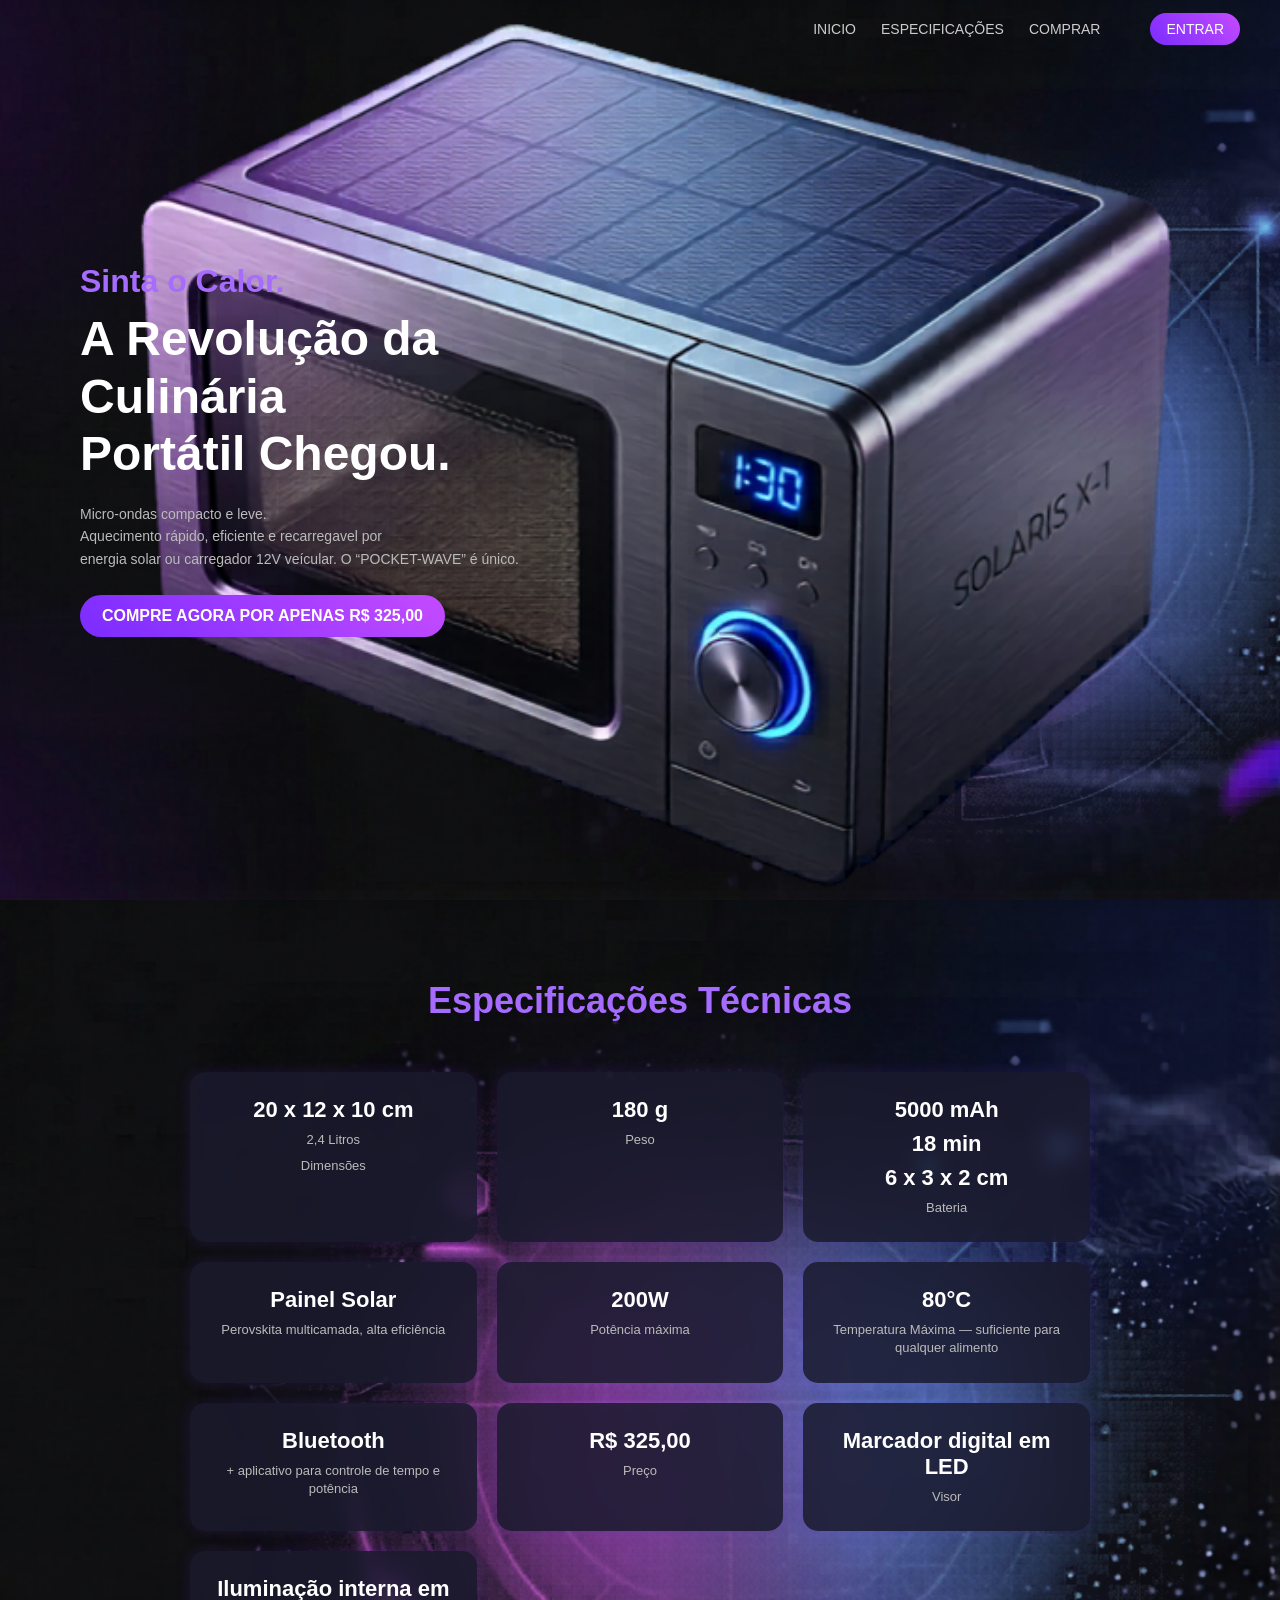
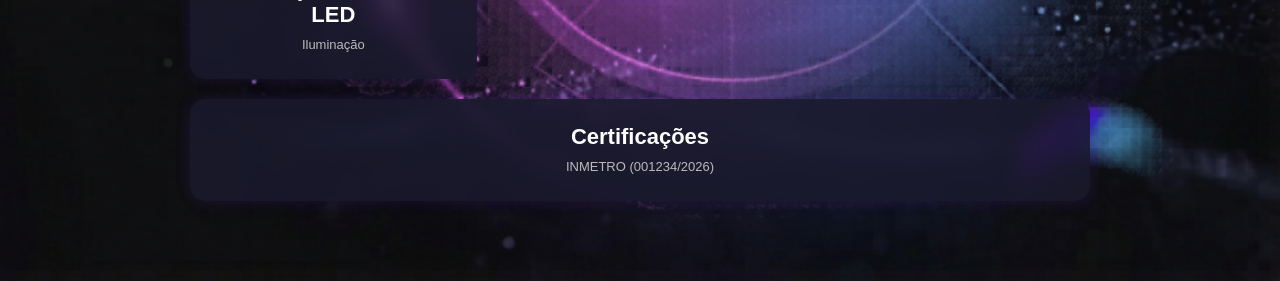
<file: index.html>
<!DOCTYPE html>
<html lang="pt-br">
<head>
    <meta charset="UTF-8">
    <meta name="viewport" content="width=device-width, initial-scale=1.0">
    <link rel="shortcut icon" href="img/microondas.png" type="image/x-icon">
    <title>Pocket Wave</title>
    <link rel="stylesheet" href="style.css">
</head>
<body>

    <header>
        <nav class="navbar">
            <div class="nav-left" id="nav-user"></div>
            <button class="menu-toggle" id="menu-toggle" aria-label="Abrir menu">&#9776;</button>
            <ul id="nav-menu">
                <li><a href="/">INICIO</a></li>
                <li><a href="#especificacoes">ESPECIFICAÇÕES</a></li>
                <li><a href="/checkout.html" id="nav-comprar">COMPRAR</a></li>
                <li><a href="/pedidos.html" id="nav-pedidos" style="display:none;">PEDIDOS</a></li>
                <li><a href="#" class="btn-login" id="btn-open-login">ENTRAR</a></li>
            </ul>
        </nav>
    </header>

    <section class="hero">
        <div class="content">
            <h2>Sinta o Calor.</h2>
            <h1>A Revolução da<br> Culinária<br> Portátil Chegou.</h1>

            <p>
                Micro-ondas compacto e leve.<br>
                Aquecimento rápido, eficiente e recarregavel por<br>
                energia solar ou carregador 12V veícular. O “POCKET-WAVE” é único.
            </p>

            <a href="/checkout.html" class="btn-comprar" id="btn-comprar-hero">COMPRE AGORA POR APENAS R$ 325,00</a>
        </div>
    </section>

    <!-- Seção Especificações -->
    <section class="especificacoes" id="especificacoes">
        <div class="especificacoes-content">
            <h2>Especificações Técnicas</h2>
            <div class="specs-grid">
                <div class="spec-item">
                    <span class="spec-valor">20 x 12 x 10 cm</span>
                    <span class="spec-label">2,4 Litros</span>
                    <span class="spec-label">Dimensões</span>
                </div>
                <div class="spec-item">
                    <span class="spec-valor">180 g</span>
                    <span class="spec-label">Peso</span>
                </div>
                <div class="spec-item">
                    <span class="spec-valor">5000 mAh</span>
                    <span class="spec-valor">18 min</span>
                    <span class="spec-valor">6 x 3 x 2 cm</span>
                    <span class="spec-label">Bateria</span>
                </div>
                <div class="spec-item">
                    <span class="spec-valor">Painel Solar</span>
                    <span class="spec-label">Perovskita multicamada, alta eficiência</span>
                </div>
                <div class="spec-item">
                    <span class="spec-valor">200W</span>
                    <span class="spec-label">Potência máxima</span>
                </div>
                <div class="spec-item">
                    <span class="spec-valor">80°C</span>
                    <span class="spec-label">Temperatura Máxima — suficiente para qualquer alimento</span>
                </div>
                <div class="spec-item">
                    <span class="spec-valor">Bluetooth</span>
                    <span class="spec-label">+ aplicativo para controle de tempo e potência</span>
                </div>
                <div class="spec-item">
                    <span class="spec-valor">R$ 325,00</span>
                    <span class="spec-label">Preço</span>
                </div>
                <div class="spec-item">
                    <span class="spec-valor">Marcador digital em LED</span>
                    <span class="spec-label">Visor</span>
                </div>
                <div class="spec-item">
                    <span class="spec-valor">Iluminação interna em LED</span>
                    <span class="spec-label">Iluminação</span>
                </div>
                <div class="spec-item full">
                    <span class="spec-valor">Certificações</span>
                    <span class="spec-label">INMETRO (001234/2026)</span>
                </div>
            </div>
        </div>
    </section>

    <!-- Modal Login / Registro -->
    <div id="login-modal" class="modal">
        <div class="modal-content">
            <span class="close-btn" id="btn-close-login">&times;</span>

            <!-- Formulário de Login -->
            <div id="form-login">
                <h2>Entrar</h2>
                <input type="text" id="login-usuario" placeholder="Usuário ou Email">
                <input type="password" id="login-senha" placeholder="Senha">
                <button id="btn-login-submit">Entrar</button>
                <p class="toggle-form">Não tem conta? <a href="#" id="link-register">Criar conta</a></p>
                <p id="login-msg" class="msg"></p>
            </div>

            <!-- Formulário de Registro -->
            <div id="form-register" style="display:none;">
                <h2>Criar Conta</h2>
                <input type="email" id="reg-email" placeholder="Email">
                <input type="tel" id="reg-telefone" placeholder="Telefone">
                <input type="text" id="reg-usuario" placeholder="Nome de usuário">
                <input type="password" id="reg-senha" placeholder="Senha">
                <button id="btn-register-submit">Criar Conta</button>
                <p class="toggle-form">Já tem conta? <a href="#" id="link-login">Entrar</a></p>
                <p id="register-msg" class="msg"></p>
            </div>
        </div>
    </div>

    <script src="script.js"></script>
</body>
</html>
</file>
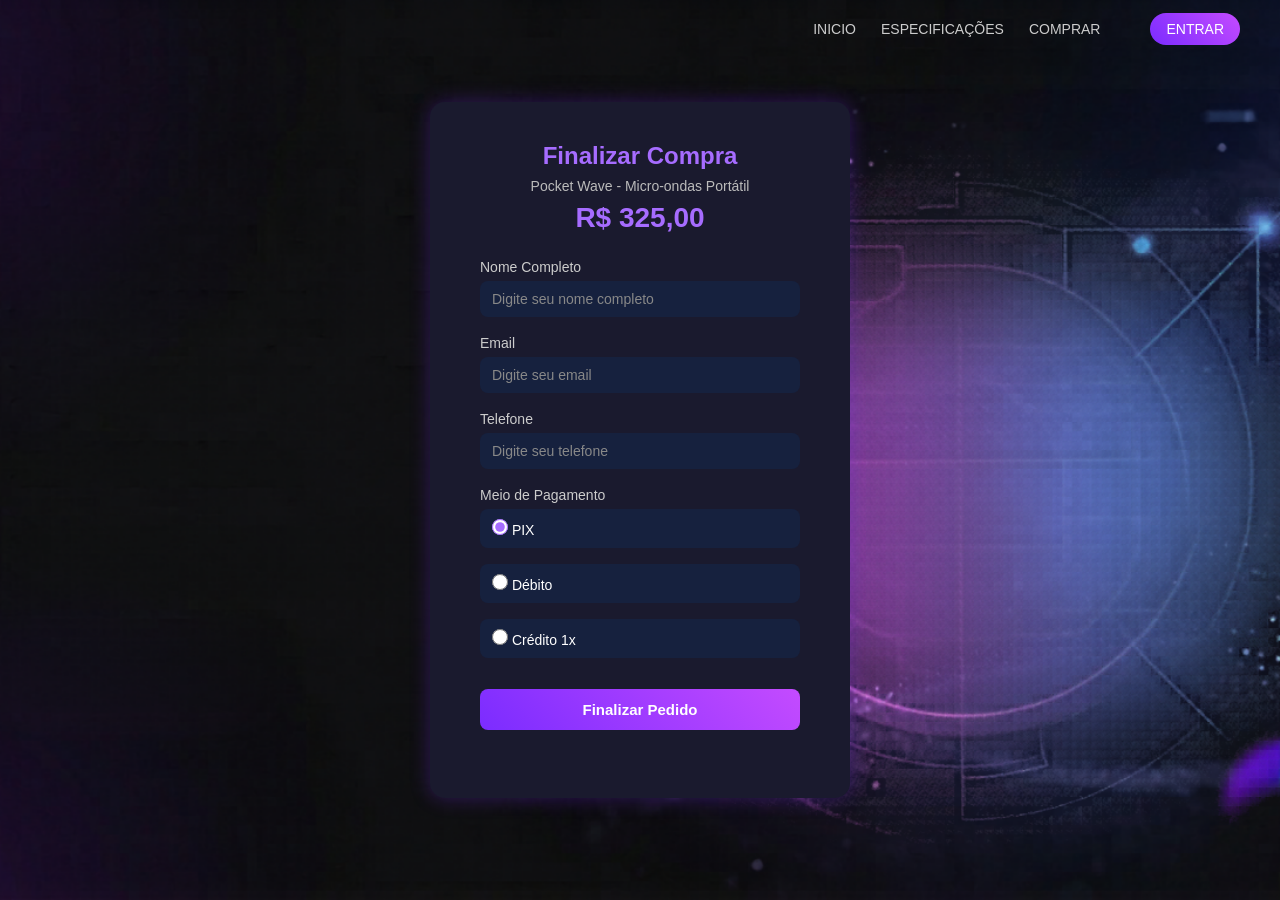
<file: checkout.html>
<!DOCTYPE html>
<html lang="pt-br">
<head>
    <meta charset="UTF-8">
    <meta name="viewport" content="width=device-width, initial-scale=1.0">
    <link rel="shortcut icon" href="img/microondas.png" type="image/x-icon">
    <title>Checkout - Pocket Wave</title>
    <link rel="stylesheet" href="style.css">
</head>
<body>

    <header>
        <nav class="navbar">
            <div class="nav-left" id="nav-user"></div>
            <button class="menu-toggle" id="menu-toggle" aria-label="Abrir menu">&#9776;</button>
            <ul id="nav-menu">
                <li><a href="/">INICIO</a></li>
                <li><a href="/#especificacoes">ESPECIFICAÇÕES</a></li>
                <li><a href="/checkout.html">COMPRAR</a></li>
                <li><a href="/pedidos.html" id="nav-pedidos" style="display:none;">PEDIDOS</a></li>
                <li><a href="#" class="btn-login" id="btn-open-login">ENTRAR</a></li>
            </ul>
        </nav>
    </header>

    <section class="checkout-section">
        <div class="checkout-container">
            <h2>Finalizar Compra</h2>
            <p class="checkout-subtitle">Pocket Wave - Micro-ondas Portátil</p>
            <p class="checkout-preco">R$ 325,00</p>
            
            <form id="checkout-form">
                <label for="checkout-nome">Nome Completo</label>
                <input type="text" id="checkout-nome" placeholder="Digite seu nome completo" required>

                <label for="checkout-email">Email</label>
                <input type="email" id="checkout-email" placeholder="Digite seu email" required>

                <label for="checkout-telefone">Telefone</label>
                <input type="tel" id="checkout-telefone" placeholder="Digite seu telefone" required>

                <label>Meio de Pagamento</label>
                <div class="payment-options">
                    <label class="payment-option">
                        <input type="radio" name="pagamento" value="pix" checked>
                        <span>PIX</span>
                    </label>
                    <label class="payment-option">
                        <input type="radio" name="pagamento" value="debito">
                        <span>Débito</span>
                    </label>
                    <label class="payment-option">
                        <input type="radio" name="pagamento" value="credito">
                        <span>Crédito 1x</span>
                    </label>
                </div>

                <button type="submit" class="btn-finalizar">Finalizar Pedido</button>
                <p id="checkout-msg" class="msg"></p>
            </form>
        </div>
    </section>

    <!-- Modal Login / Registro -->
    <div id="login-modal" class="modal">
        <div class="modal-content">
            <span class="close-btn" id="btn-close-login">&times;</span>

            <div id="form-login">
                <h2>Entrar</h2>
                <input type="text" id="login-usuario" placeholder="Usuário ou Email">
                <input type="password" id="login-senha" placeholder="Senha">
                <button id="btn-login-submit">Entrar</button>
                <p class="toggle-form">Não tem conta? <a href="#" id="link-register">Criar conta</a></p>
                <p id="login-msg" class="msg"></p>
            </div>

            <div id="form-register" style="display:none;">
                <h2>Criar Conta</h2>
                <input type="email" id="reg-email" placeholder="Email">
                <input type="tel" id="reg-telefone" placeholder="Telefone">
                <input type="text" id="reg-usuario" placeholder="Nome de usuário">
                <input type="password" id="reg-senha" placeholder="Senha">
                <button id="btn-register-submit">Criar Conta</button>
                <p class="toggle-form">Já tem conta? <a href="#" id="link-login">Entrar</a></p>
                <p id="register-msg" class="msg"></p>
            </div>
        </div>
    </div>

    <script src="script.js"></script>
    <script>
        // Fetch user data and pre-fill form
        async function preencherDadosUsuario() {
            const usuario = localStorage.getItem('pocketwave_user');
            if (!usuario) return;

            try {
                const res = await fetch('/api/logins');
                const logins = await res.json();
                const userData = logins.find(l => l.usuario === usuario);
                if (userData) {
                    document.getElementById('checkout-nome').value = userData.usuario || '';
                    document.getElementById('checkout-email').value = userData.email || '';
                    document.getElementById('checkout-telefone').value = userData.telefone || '';
                }
            } catch (e) {
                console.error('Erro ao carregar dados do usuário:', e);
            }
        }

        preencherDadosUsuario();

        // Checkout specific logic
        const checkoutForm = document.getElementById('checkout-form');
        const checkoutMsg = document.getElementById('checkout-msg');

        checkoutForm.addEventListener('submit', async (e) => {
            e.preventDefault();
            const nome = document.getElementById('checkout-nome').value.trim();
            const email = document.getElementById('checkout-email').value.trim();
            const telefone = document.getElementById('checkout-telefone').value.trim();
            const pagamento = document.querySelector('input[name="pagamento"]:checked').value;
            const usuario = localStorage.getItem('pocketwave_user');

            if (!nome) {
                checkoutMsg.textContent = 'Preencha seu nome.';
                checkoutMsg.className = 'msg error';
                return;
            }

            const result = await apiPost('/api/pedido', { usuario, nome, email, telefone, pagamento, produto: 'Pocket Wave' });
            if (result.ok) {
                checkoutMsg.textContent = 'Pedido realizado com sucesso!';
                checkoutMsg.className = 'msg success';
                checkoutForm.reset();
                setTimeout(() => {
                    window.location.href = '/';
                }, 1500);
            } else {
                checkoutMsg.textContent = result.data.error || 'Erro ao finalizar pedido.';
                checkoutMsg.className = 'msg error';
            }
        });
    </script>
</body>
</html>
</file>
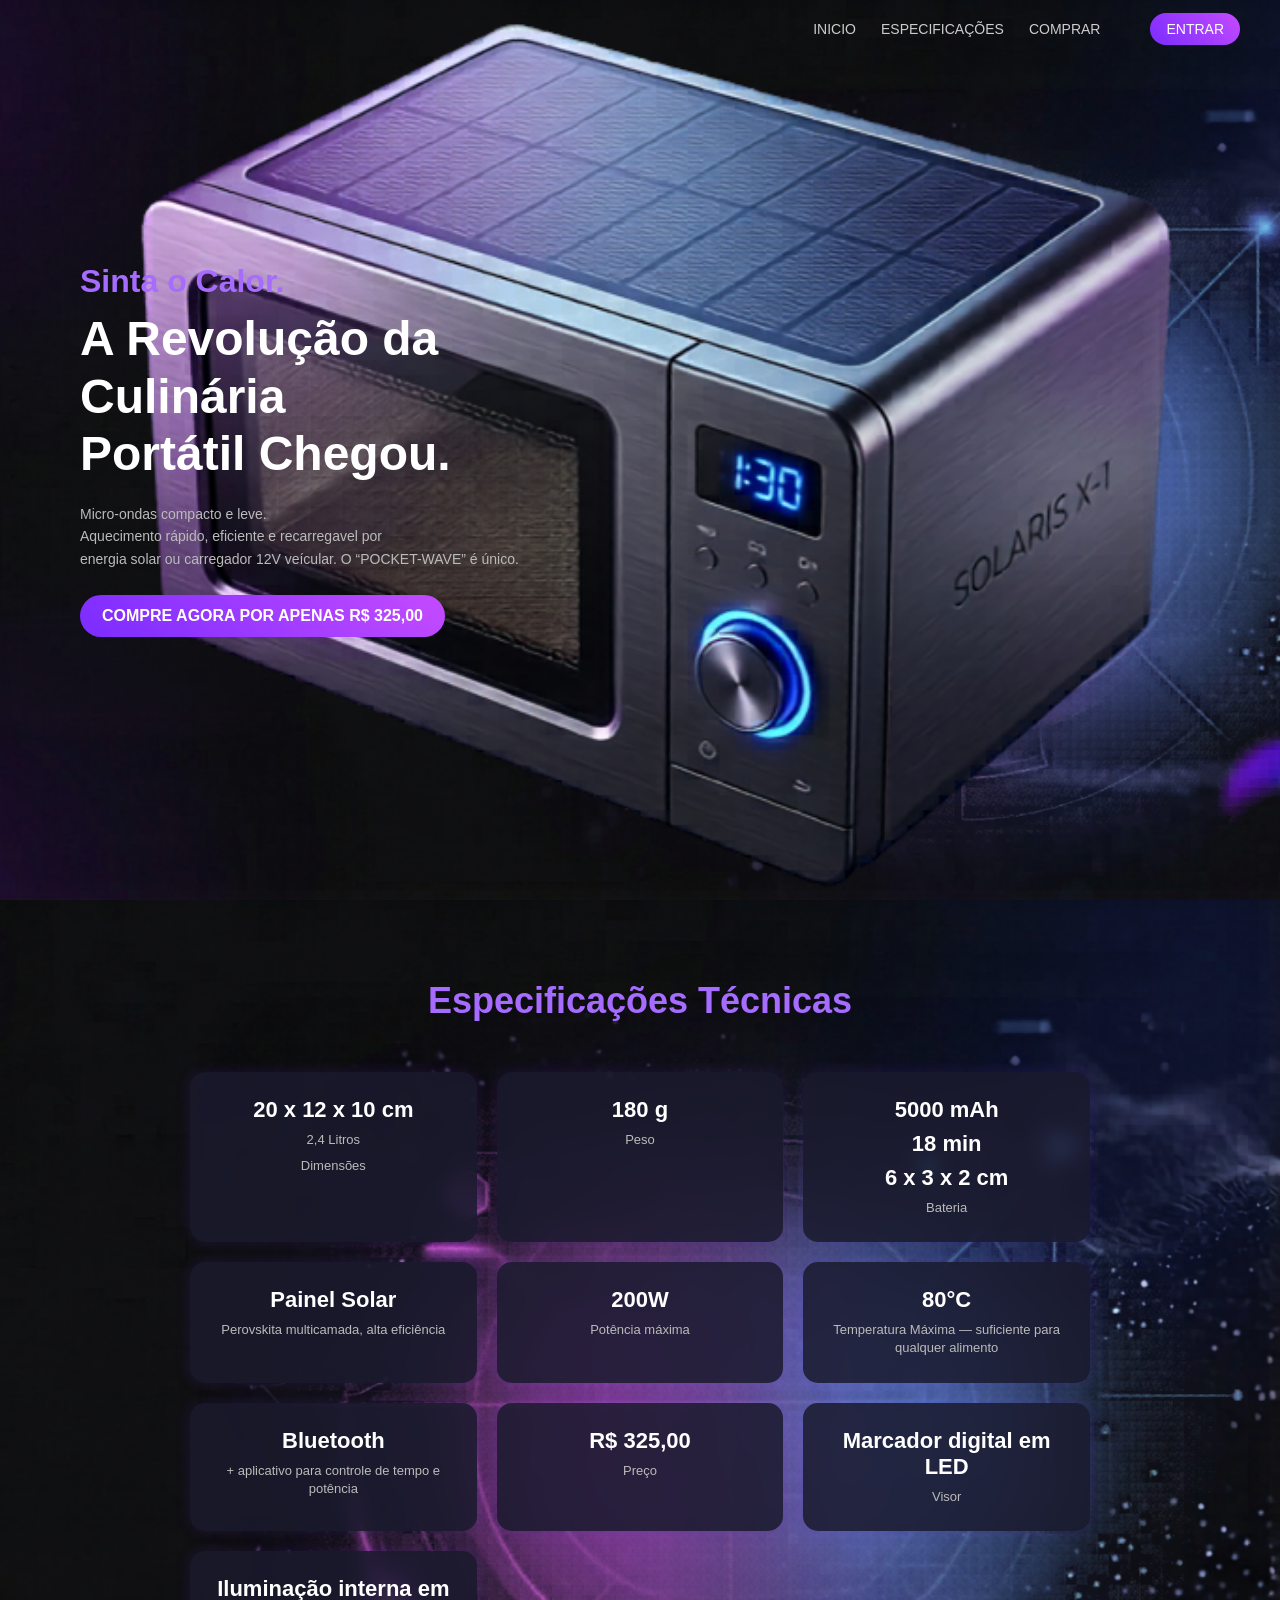
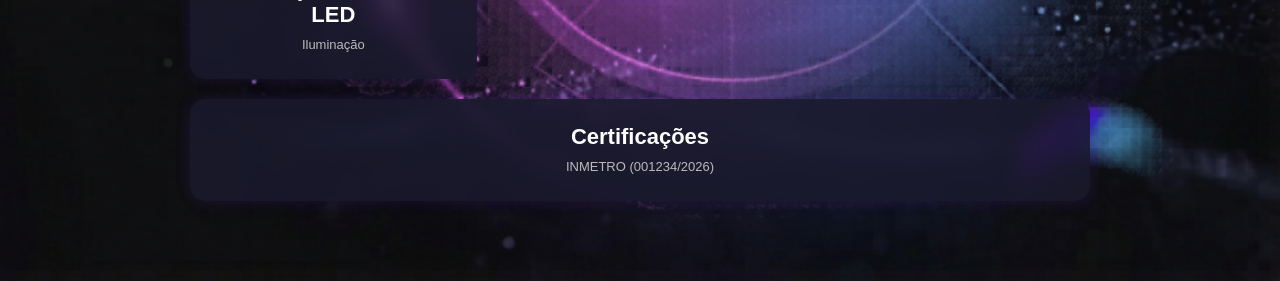
<file: pedidos.html>
<!DOCTYPE html>
<html lang="pt-br">
<head>
    <meta charset="UTF-8">
    <meta name="viewport" content="width=device-width, initial-scale=1.0">
    <link rel="shortcut icon" href="img/microondas.png" type="image/x-icon">
    <title>Pedidos - Pocket Wave</title>
    <link rel="stylesheet" href="style.css">
</head>
<body>

    <header>
        <nav class="navbar">
            <div class="nav-left" id="nav-user"></div>
            <button class="menu-toggle" id="menu-toggle" aria-label="Abrir menu">&#9776;</button>
            <ul id="nav-menu">
                <li><a href="/">INICIO</a></li>
                <li><a href="/#especificacoes">ESPECIFICAÇÕES</a></li>
                <li><a href="/checkout.html">COMPRAR</a></li>
                <li><a href="/pedidos.html" id="nav-pedidos">PEDIDOS</a></li>
                <li><a href="#" class="btn-login" id="btn-open-login">ENTRAR</a></li>
            </ul>
        </nav>
    </header>

    <section class="pedidos-section">
        <div class="pedidos-container">
            <h2>Todos os Pedidos</h2>
            <div id="pedidos-lista" class="pedidos-lista">
                <p class="loading">Carregando pedidos...</p>
            </div>
        </div>
    </section>

    <!-- Modal Login / Registro -->
    <div id="login-modal" class="modal">
        <div class="modal-content">
            <span class="close-btn" id="btn-close-login">&times;</span>

            <div id="form-login">
                <h2>Entrar</h2>
                <input type="text" id="login-usuario" placeholder="Usuário ou Email">
                <input type="password" id="login-senha" placeholder="Senha">
                <button id="btn-login-submit">Entrar</button>
                <p class="toggle-form">Não tem conta? <a href="#" id="link-register">Criar conta</a></p>
                <p id="login-msg" class="msg"></p>
            </div>

            <div id="form-register" style="display:none;">
                <h2>Criar Conta</h2>
                <input type="email" id="reg-email" placeholder="Email">
                <input type="tel" id="reg-telefone" placeholder="Telefone">
                <input type="text" id="reg-usuario" placeholder="Nome de usuário">
                <input type="password" id="reg-senha" placeholder="Senha">
                <button id="btn-register-submit">Criar Conta</button>
                <p class="toggle-form">Já tem conta? <a href="#" id="link-login">Entrar</a></p>
                <p id="register-msg" class="msg"></p>
            </div>
        </div>
    </div>

    <script src="script.js"></script>
    <script>
        // Verifica se é admin
        const usuarioLogado = localStorage.getItem('pocketwave_user');
        if (usuarioLogado !== 'Adimin') {
            window.location.href = '/';
        }

        // Carrega pedidos
        async function carregarPedidos() {
            const lista = document.getElementById('pedidos-lista');
            try {
                const res = await fetch('/api/pedidos');
                const pedidos = await res.json();
                
                if (pedidos.length === 0) {
                    lista.innerHTML = '<p class="sem-pedidos">Nenhum pedido encontrado.</p>';
                    return;
                }

                lista.innerHTML = pedidos.map((pedido, index) => `
                    <div class="pedido-card" id="pedido-${index}">
                        <div class="pedido-header">
                            <span class="pedido-numero">#${index + 1}</span>
                            <span class="pedido-data">${new Date(pedido.data).toLocaleString('pt-BR')}</span>
                        </div>
                        <div class="pedido-info">
                            <p><strong>Cliente:</strong> ${pedido.nome}</p>
                            <p><strong>Usuário:</strong> ${pedido.usuario}</p>
                            <p><strong>Email:</strong> ${pedido.email || '-'}</p>
                            <p><strong>Telefone:</strong> ${pedido.telefone || '-'}</p>
                            <p><strong>Produto:</strong> ${pedido.produto}</p>
                            <p><strong>Pagamento:</strong> ${pedido.pagamento.toUpperCase()}</p>
                        </div>
                        <button class="btn-entregue" onclick="removerPedido(${index})">Entregue</button>
                    </div>
                `).join('');
            } catch (e) {
                lista.innerHTML = '<p class="error">Erro ao carregar pedidos.</p>';
            }
        }

        async function removerPedido(index) {
            if (!confirm('Marcar este pedido como entregue e removê-lo?')) return;
            try {
                const res = await fetch(`/api/pedido/${index}`, { method: 'DELETE' });
                if (res.ok) {
                    document.getElementById(`pedido-${index}`).remove();
                    // Recarrega para reordenar os números
                    carregarPedidos();
                } else {
                    alert('Erro ao remover pedido.');
                }
            } catch (e) {
                alert('Erro ao remover pedido.');
            }
        }

        carregarPedidos();
    </script>
</body>
</html>
</file>
<file: style.css>
* {
    margin: 0;
    padding: 0;
    box-sizing: border-box;
    font-family: Arial, Helvetica, sans-serif;
}

body {
    height: 100vh;
    color: white;
    background-color: black;
}

/* NAVBAR */
.navbar {
    position: absolute;
    top: 20px;
    left: 40px;
    right: 40px;
    display: flex;
    justify-content: space-between;
    align-items: center;
}

.nav-left {
    display: flex;
    align-items: center;
    gap: 12px;
    font-size: 14px;
    color: white;
}

.nav-left span {
    color: #a66cff;
    font-weight: bold;
}

.btn-logout {
    background: linear-gradient(45deg, #ff4444, #ff8888);
    padding: 6px 14px;
    border-radius: 20px;
    color: white !important;
    font-size: 13px;
    cursor: pointer;
    border: none;
}

.navbar ul {
    list-style: none;
    display: flex;
    gap: 25px;
    align-items: center;
}

.navbar a {
    text-decoration: none;
    color: #ccc;
    font-size: 14px;
    transition: 0.3s;
}

.navbar a:hover {
    color: white;
}

.btn-login {
    background: linear-gradient(45deg, #7b2cff, #c44bff);
    padding: 8px 16px;
    border-radius: 20px;
    color: white !important;
}

/* HERO */
.hero {
    height: 100vh;
    display: flex;
    align-items: center;
    padding-left: 80px;
    background-color: black;
    background: url("img/microondas.png") no-repeat center center, url("img/fundoresto.png") no-repeat center center;
    background-size: contain, cover;
}

/* CONTEÚDO */
.content {
    max-width: 500px;
}

.content h2 {
    color: #a66cff;
    font-size: 32px;
    margin-bottom: 10px;
}

.content h1 {
    font-size: 48px;
    line-height: 1.2;
    margin-bottom: 20px;
}

.content p {
    color: #bbb;
    font-size: 14px;
    line-height: 1.6;
    margin-bottom: 25px;
}

/* BOTÃO */
.btn-comprar {
    display: inline-block;
    background: linear-gradient(45deg, #7b2cff, #c44bff);
    padding: 12px 22px;
    border-radius: 25px;
    text-decoration: none;
    color: white;
    font-weight: bold;
    transition: 0.3s;
}

.btn-comprar:hover {
    transform: scale(1.05);
}

/* MODAL */
.modal {
    display: none;
    position: fixed;
    z-index: 1000;
    left: 0;
    top: 0;
    width: 100%;
    height: 100%;
    background-color: rgba(0, 0, 0, 0.7);
    justify-content: center;
    align-items: center;
}

.modal.active {
    display: flex;
}

.modal-content {
    background: #1a1a2e;
    padding: 30px 40px;
    border-radius: 15px;
    width: 350px;
    max-width: 90%;
    position: relative;
    box-shadow: 0 0 20px rgba(123, 44, 255, 0.3);
}

.close-btn {
    position: absolute;
    top: 10px;
    right: 15px;
    font-size: 24px;
    color: #ccc;
    cursor: pointer;
    transition: 0.3s;
}

.close-btn:hover {
    color: white;
}

.modal-content h2 {
    color: #a66cff;
    margin-bottom: 20px;
    text-align: center;
}

.modal-content input {
    width: 100%;
    padding: 10px 12px;
    margin-bottom: 12px;
    border: none;
    border-radius: 8px;
    background: #16213e;
    color: white;
    font-size: 14px;
    outline: none;
}

.modal-content input::placeholder {
    color: #888;
}

.modal-content button {
    width: 100%;
    padding: 10px;
    border: none;
    border-radius: 8px;
    background: linear-gradient(45deg, #7b2cff, #c44bff);
    color: white;
    font-weight: bold;
    cursor: pointer;
    transition: 0.3s;
    font-size: 14px;
}

.modal-content button:hover {
    transform: scale(1.02);
}

.toggle-form {
    text-align: center;
    margin-top: 12px;
    font-size: 13px;
    color: #bbb;
}

.toggle-form a {
    color: #a66cff;
    text-decoration: none;
    font-weight: bold;
}

.toggle-form a:hover {
    text-decoration: underline;
}

.msg {
    text-align: center;
    margin-top: 10px;
    font-size: 13px;
    min-height: 18px;
}

.msg.error {
    color: #ff6b6b;
}

.msg.success {
    color: #6bff8e;
}

/* CHECKOUT */
.checkout-section {
    height: 100vh;
    display: flex;
    align-items: center;
    justify-content: center;
    background-color: black;
    background: url("img/fundoresto.png") no-repeat center center;
    background-size: cover;
}

.checkout-container {
    background: #1a1a2e;
    padding: 40px 50px;
    border-radius: 15px;
    width: 420px;
    max-width: 90%;
    box-shadow: 0 0 20px rgba(123, 44, 255, 0.3);
}

.checkout-container h2 {
    color: #a66cff;
    margin-bottom: 8px;
    text-align: center;
}

.checkout-subtitle {
    text-align: center;
    color: #bbb;
    font-size: 14px;
    margin-bottom: 8px;
}

.checkout-preco {
    text-align: center;
    color: #a66cff;
    font-size: 28px;
    font-weight: bold;
    margin-bottom: 25px;
}

.checkout-container label {
    display: block;
    margin-bottom: 6px;
    font-size: 14px;
    color: #ccc;
}

.checkout-container input[type="text"],
.checkout-container input[type="email"],
.checkout-container input[type="tel"] {
    width: 100%;
    padding: 10px 12px;
    margin-bottom: 18px;
    border: none;
    border-radius: 8px;
    background: #16213e;
    color: white;
    font-size: 14px;
    outline: none;
}

.checkout-container input[type="text"]::placeholder,
.checkout-container input[type="email"]::placeholder,
.checkout-container input[type="tel"]::placeholder {
    color: #888;
}

.payment-options {
    display: flex;
    flex-direction: column;
    gap: 10px;
    margin-bottom: 25px;
}

.payment-option {
    display: flex;
    align-items: center;
    gap: 10px;
    background: #16213e;
    padding: 10px 12px;
    border-radius: 8px;
    cursor: pointer;
    transition: 0.3s;
}

.payment-option:hover {
    background: #1e2a4a;
}

.payment-option input[type="radio"] {
    accent-color: #a66cff;
    width: 16px;
    height: 16px;
    cursor: pointer;
}

.payment-option span {
    color: white;
    font-size: 14px;
}

.btn-finalizar {
    width: 100%;
    padding: 12px;
    border: none;
    border-radius: 8px;
    background: linear-gradient(45deg, #7b2cff, #c44bff);
    color: white;
    font-weight: bold;
    cursor: pointer;
    transition: 0.3s;
    font-size: 15px;
}

.btn-finalizar:hover {
    transform: scale(1.02);
}

/* PEDIDOS */
.pedidos-section {
    min-height: 100vh;
    padding: 100px 40px 40px;
    background-color: black;
    background: url("img/fundoresto.png") no-repeat center center;
    background-size: cover;
}

.pedidos-container {
    max-width: 900px;
    margin: 0 auto;
}

.pedidos-container h2 {
    color: #a66cff;
    text-align: center;
    margin-bottom: 30px;
    font-size: 32px;
}

.pedidos-lista {
    display: flex;
    flex-direction: column;
    gap: 20px;
}

.pedido-card {
    background: #1a1a2e;
    border-radius: 15px;
    padding: 25px 30px;
    box-shadow: 0 0 15px rgba(123, 44, 255, 0.2);
    transition: 0.3s;
}

.pedido-card:hover {
    transform: translateY(-3px);
    box-shadow: 0 0 25px rgba(123, 44, 255, 0.35);
}

.pedido-header {
    display: flex;
    justify-content: space-between;
    align-items: center;
    margin-bottom: 15px;
    padding-bottom: 12px;
    border-bottom: 1px solid #2a2a4e;
}

.pedido-numero {
    color: #a66cff;
    font-weight: bold;
    font-size: 18px;
}

.pedido-data {
    color: #888;
    font-size: 13px;
}

.pedido-info p {
    color: #ccc;
    font-size: 14px;
    margin-bottom: 6px;
}

.pedido-info strong {
    color: white;
}

.loading, .sem-pedidos, .error {
    text-align: center;
    color: #bbb;
    font-size: 16px;
    padding: 40px;
}

.error {
    color: #ff6b6b;
}

.btn-entregue {
    margin-top: 15px;
    width: 100%;
    padding: 10px;
    border: none;
    border-radius: 8px;
    background: linear-gradient(45deg, #00c853, #64dd17);
    color: white;
    font-weight: bold;
    cursor: pointer;
    transition: 0.3s;
    font-size: 14px;
}

.btn-entregue:hover {
    transform: scale(1.02);
}

/* ESPECIFICAÇÕES */
.especificacoes {
    min-height: 100vh;
    display: flex;
    align-items: center;
    justify-content: center;
    padding: 80px 40px;
    background-color: black;
    background: url("img/fundoresto.png") no-repeat center right;
    background-size: cover;
}

.especificacoes-content {
    max-width: 900px;
    width: 100%;
}

.especificacoes-content h2 {
    color: #a66cff;
    font-size: 36px;
    text-align: center;
    margin-bottom: 50px;
}

.specs-grid {
    display: grid;
    grid-template-columns: repeat(auto-fit, minmax(220px, 1fr));
    gap: 20px;
}

.spec-item {
    background: rgba(26, 26, 46, 0.85);
    backdrop-filter: blur(8px);
    border-radius: 15px;
    padding: 25px 20px;
    text-align: center;
    box-shadow: 0 0 15px rgba(123, 44, 255, 0.15);
    transition: 0.3s;
    display: flex;
    flex-direction: column;
    gap: 8px;
}

.spec-item:hover {
    transform: translateY(-5px);
    box-shadow: 0 0 25px rgba(123, 44, 255, 0.35);
}

.spec-item.full {
    grid-column: 1 / -1;
}

.spec-valor {
    color: white;
    font-size: 22px;
    font-weight: bold;
}

.spec-label {
    color: #bbb;
    font-size: 13px;
    line-height: 1.4;
}

html {
    scroll-behavior: smooth;
}

/* MENU MOBILE */
.menu-toggle {
    display: none;
    background: none;
    border: none;
    color: white;
    font-size: 28px;
    cursor: pointer;
    z-index: 1001;
}

/* RESPONSIVIDADE */
@media (max-width: 768px) {
    /* NAVBAR MOBILE */
    .navbar {
        position: fixed;
        top: 0;
        left: 0;
        right: 0;
        padding: 15px 20px;
        background: rgba(0, 0, 0, 0.85);
        backdrop-filter: blur(10px);
        z-index: 999;
    }

    .menu-toggle {
        display: block;
    }

    .navbar ul {
        display: none;
        flex-direction: column;
        position: absolute;
        top: 60px;
        left: 0;
        right: 0;
        background: rgba(0, 0, 0, 0.95);
        padding: 20px;
        gap: 15px;
        align-items: center;
    }

    .navbar ul.active {
        display: flex;
    }

    .navbar a {
        font-size: 16px;
    }

    /* HERO MOBILE */
    .hero {
        padding: 100px 20px 40px;
        text-align: center;
        justify-content: center;
        background: url("img/microondas.png") no-repeat center center, url("img/fundoresto.png") no-repeat center center;
        background-size: contain, cover;
    }

    .content {
        max-width: 100%;
    }

    .content h2 {
        font-size: 22px;
    }

    .content h1 {
        font-size: 32px;
    }

    .content p {
        font-size: 14px;
    }

    .btn-comprar {
        padding: 12px 24px;
        font-size: 14px;
    }

    /* ESPECIFICAÇÕES MOBILE */
    .especificacoes {
        padding: 100px 20px 40px;
    }

    .especificacoes-content h2 {
        font-size: 26px;
        margin-bottom: 30px;
    }

    .specs-grid {
        grid-template-columns: 1fr;
        gap: 15px;
    }

    .spec-item {
        padding: 20px 15px;
    }

    .spec-valor {
        font-size: 18px;
    }

    .spec-label {
        font-size: 12px;
    }

    /* CHECKOUT MOBILE */
    .checkout-section {
        padding: 100px 15px 40px;
        height: auto;
        min-height: 100vh;
    }

    .checkout-container {
        width: 100%;
        padding: 25px 20px;
    }

    .checkout-container h2 {
        font-size: 22px;
    }

    /* PEDIDOS MOBILE */
    .pedidos-section {
        padding: 100px 15px 40px;
    }

    .pedidos-container h2 {
        font-size: 26px;
    }

    .pedido-card {
        padding: 18px 15px;
    }

    .pedido-header {
        flex-direction: column;
        align-items: flex-start;
        gap: 5px;
    }

    .pedido-numero {
        font-size: 16px;
    }

    .pedido-info p {
        font-size: 13px;
    }

    /* MODAL MOBILE */
    .modal-content {
        width: 90%;
        padding: 25px 20px;
    }

    .modal-content h2 {
        font-size: 20px;
    }

    .modal-content input {
        font-size: 16px; /* evita zoom no iOS */
    }
}

@media (max-width: 480px) {
    .content h1 {
        font-size: 26px;
    }

    .content h2 {
        font-size: 18px;
    }

    .especificacoes-content h2 {
        font-size: 22px;
    }

    .pedidos-container h2 {
        font-size: 22px;
    }

    .checkout-container h2 {
        font-size: 20px;
    }
}
</file>
